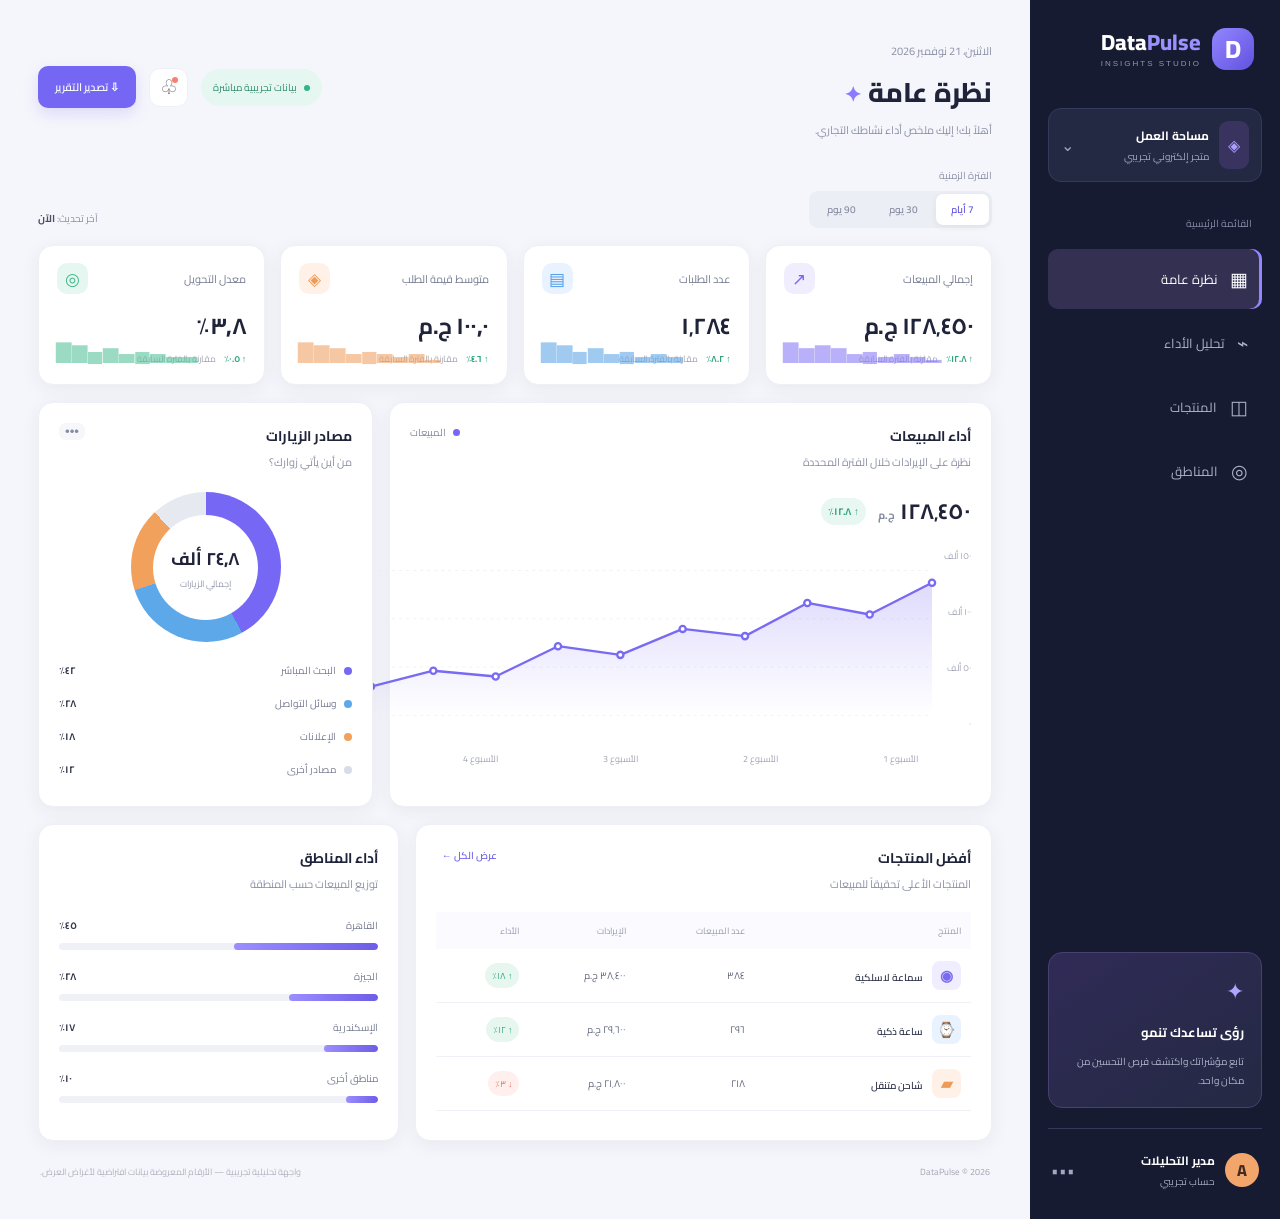
<file: data-insights-dashboard/index.html>
<!doctype html>
<html lang="ar" dir="rtl">
<head>
  <meta charset="UTF-8"><meta name="viewport" content="width=device-width,initial-scale=1">
  <meta name="description" content="DataPulse لوحة تحليل بيانات تفاعلية لمتابعة المبيعات والأداء واتخاذ قرارات أفضل.">
  <title>DataPulse | لوحة تحليل البيانات</title>
  <link rel="preconnect" href="https://fonts.googleapis.com">
  <link rel="preconnect" href="https://fonts.gstatic.com" crossorigin>
  <link href="https://fonts.googleapis.com/css2?family=Cairo:wght@400;500;600;700;800&display=swap" rel="stylesheet">
  <link rel="stylesheet" href="style.css">
</head>
<body>
  <div class="app-shell">
    <aside class="sidebar">
      <a class="brand" href="#"><span class="brand-mark">D</span><span>Data<span class="accent">Pulse</span><small>INSIGHTS STUDIO</small></span></a>
      <div class="workspace"><span class="workspace-icon">◈</span><span><b>مساحة العمل</b><small>متجر إلكتروني تجريبي</small></span><span class="chevron">⌄</span></div>
      <p class="nav-label">القائمة الرئيسية</p>
      <nav>
        <a class="nav-link active" href="#"><span>▦</span> نظرة عامة</a>
        <a class="nav-link" href="#performance"><span>⌁</span> تحليل الأداء</a>
        <a class="nav-link" href="#products"><span>◫</span> المنتجات</a>
        <a class="nav-link" href="#regions"><span>◎</span> المناطق</a>
      </nav>
      <div class="sidebar-bottom"><div class="help-card"><span>✦</span><b>رؤى تساعدك تنمو</b><p>تابع مؤشراتك واكتشف فرص التحسين من مكان واحد.</p></div><div class="profile"><div class="avatar">A</div><span><b>مدير التحليلات</b><small>حساب تجريبي</small></span><span class="dots">•••</span></div></div>
    </aside>
    <main class="main-content">
      <header class="topbar"><div><span class="eyebrow">الاثنين، 21 نوفمبر 2026</span><h1>نظرة عامة <span class="wave">✦</span></h1><p>أهلاً بك! إليك ملخص أداء نشاطك التجاري.</p></div><div class="top-actions"><span class="live-pill"><i></i> بيانات تجريبية مباشرة</span><button class="icon-btn" aria-label="الإشعارات">♧<em></em></button><button class="export-btn" id="exportBtn">⇩ تصدير التقرير</button></div></header>
      <section class="toolbar"><div><span class="filter-label">الفترة الزمنية</span><div class="period-switch" role="group" aria-label="الفترة"><button class="period active" data-period="7">7 أيام</button><button class="period" data-period="30">30 يوم</button><button class="period" data-period="90">90 يوم</button></div></div><div class="updated">آخر تحديث: <b id="updatedAt">الآن</b></div></section>
      <section class="kpi-grid" id="kpis">
        <article class="kpi-card"><div class="kpi-top"><span>إجمالي المبيعات</span><span class="kpi-icon purple">↗</span></div><strong id="salesValue">١٢٨٬٤٥٠ ج.م</strong><div class="kpi-foot"><span class="positive">↑ ١٢.٨٪</span><span>مقارنة بالفترة السابقة</span></div><div class="sparkline purple-line">▁▂▃▂▄▃▅▆▅▇</div></article>
        <article class="kpi-card"><div class="kpi-top"><span>عدد الطلبات</span><span class="kpi-icon blue">▤</span></div><strong id="ordersValue">١٬٢٨٤</strong><div class="kpi-foot"><span class="positive">↑ ٨.٢٪</span><span>مقارنة بالفترة السابقة</span></div><div class="sparkline blue-line">▂▃▂▄▃▅▄▆▇</div></article>
        <article class="kpi-card"><div class="kpi-top"><span>متوسط قيمة الطلب</span><span class="kpi-icon orange">◈</span></div><strong id="averageValue">١٠٠٫٠ ج.م</strong><div class="kpi-foot"><span class="positive">↑ ٤.٦٪</span><span>مقارنة بالفترة السابقة</span></div><div class="sparkline orange-line">▁▃▂▃▄▃▅▆▇</div></article>
        <article class="kpi-card"><div class="kpi-top"><span>معدل التحويل</span><span class="kpi-icon green">◎</span></div><strong id="conversionValue">٣٫٨٪</strong><div class="kpi-foot"><span class="positive">↑ ٠.٥٪</span><span>مقارنة بالفترة السابقة</span></div><div class="sparkline green-line">▂▂▃▄▃▅▄▆▇</div></article>
      </section>
      <section class="content-grid" id="performance">
        <article class="panel chart-panel"><div class="panel-heading"><div><h2>أداء المبيعات</h2><p>نظرة على الإيرادات خلال الفترة المحددة</p></div><span class="legend"><i></i> المبيعات</span></div><div class="chart-summary"><strong id="chartTotal">١٢٨٬٤٥٠ <small>ج.م</small></strong><span class="positive">↑ ١٢.٨٪</span></div><div class="chart-wrap"><div class="y-labels"><span>١٥٠ ألف</span><span>١٠٠ ألف</span><span>٥٠ ألف</span><span>٠</span></div><svg id="salesChart" viewBox="0 0 720 230" role="img" aria-label="رسم بياني للمبيعات"><defs><linearGradient id="areaFill" x1="0" x2="0" y1="0" y2="1"><stop offset="0%" stop-color="#7667f5" stop-opacity=".24"/><stop offset="100%" stop-color="#7667f5" stop-opacity="0"/></linearGradient></defs><g class="grid-lines"><path d="M0 20H720 M0 82H720 M0 144H720 M0 206H720"/></g><path id="chartArea" class="chart-area" d="M0 180 L80 155 L160 166 L240 112 L320 130 L400 82 L480 102 L560 55 L640 68 L720 20 L720 206 L0 206Z"/><path id="chartLine" class="chart-line" d="M0 180 L80 155 L160 166 L240 112 L320 130 L400 82 L480 102 L560 55 L640 68 L720 20"/><g id="chartPoints"></g></svg></div><div class="x-labels" id="chartLabels"><span>الأسبوع 1</span><span>الأسبوع 2</span><span>الأسبوع 3</span><span>الأسبوع 4</span></div></article>
        <article class="panel source-panel"><div class="panel-heading"><div><h2>مصادر الزيارات</h2><p>من أين يأتي زوارك؟</p></div><button class="more-btn">•••</button></div><div class="donut-wrap"><div class="donut"><div><strong>٢٤٫٨ ألف</strong><small>إجمالي الزيارات</small></div></div></div><div class="source-list"><div><i class="dot purple-dot"></i><span>البحث المباشر</span><b>٤٢٪</b></div><div><i class="dot blue-dot"></i><span>وسائل التواصل</span><b>٢٨٪</b></div><div><i class="dot orange-dot"></i><span>الإعلانات</span><b>١٨٪</b></div><div><i class="dot gray-dot"></i><span>مصادر أخرى</span><b>١٢٪</b></div></div></article>
      </section>
      <section class="bottom-grid">
        <article class="panel table-panel" id="products"><div class="panel-heading"><div><h2>أفضل المنتجات</h2><p>المنتجات الأعلى تحقيقاً للمبيعات</p></div><button class="text-btn" id="showAll">عرض الكل ←</button></div><div class="table-scroll"><table><thead><tr><th>المنتج</th><th>عدد المبيعات</th><th>الإيرادات</th><th>الأداء</th></tr></thead><tbody id="productRows"><tr><td><span class="product-thumb purple-bg">◉</span> سماعة لاسلكية</td><td>٣٨٤</td><td>٣٨٬٤٠٠ ج.م</td><td><span class="status up">↑ ١٨٪</span></td></tr><tr><td><span class="product-thumb blue-bg">⌚</span> ساعة ذكية</td><td>٢٩٦</td><td>٢٩٬٦٠٠ ج.م</td><td><span class="status up">↑ ١٢٪</span></td></tr><tr><td><span class="product-thumb orange-bg">▰</span> شاحن متنقل</td><td>٢١٨</td><td>٢١٬٨٠٠ ج.م</td><td><span class="status down">↓ ٣٪</span></td></tr></tbody></table></div></article>
        <article class="panel regions-panel" id="regions"><div class="panel-heading"><div><h2>أداء المناطق</h2><p>توزيع المبيعات حسب المنطقة</p></div></div><div class="region-row"><div><span>القاهرة</span><b>٤٥٪</b></div><div class="bar-track"><i style="width:45%"></i></div></div><div class="region-row"><div><span>الجيزة</span><b>٢٨٪</b></div><div class="bar-track"><i style="width:28%"></i></div></div><div class="region-row"><div><span>الإسكندرية</span><b>١٧٪</b></div><div class="bar-track"><i style="width:17%"></i></div></div><div class="region-row"><div><span>مناطق أخرى</span><b>١٠٪</b></div><div class="bar-track"><i style="width:10%"></i></div></div></article>
      </section>
      <footer>DataPulse © 2026 <span>واجهة تحليلية تجريبية — الأرقام المعروضة بيانات افتراضية لأغراض العرض.</span></footer>
    </main>
  </div>
  <script src="app.js"></script>
</body>
</html>
</file>
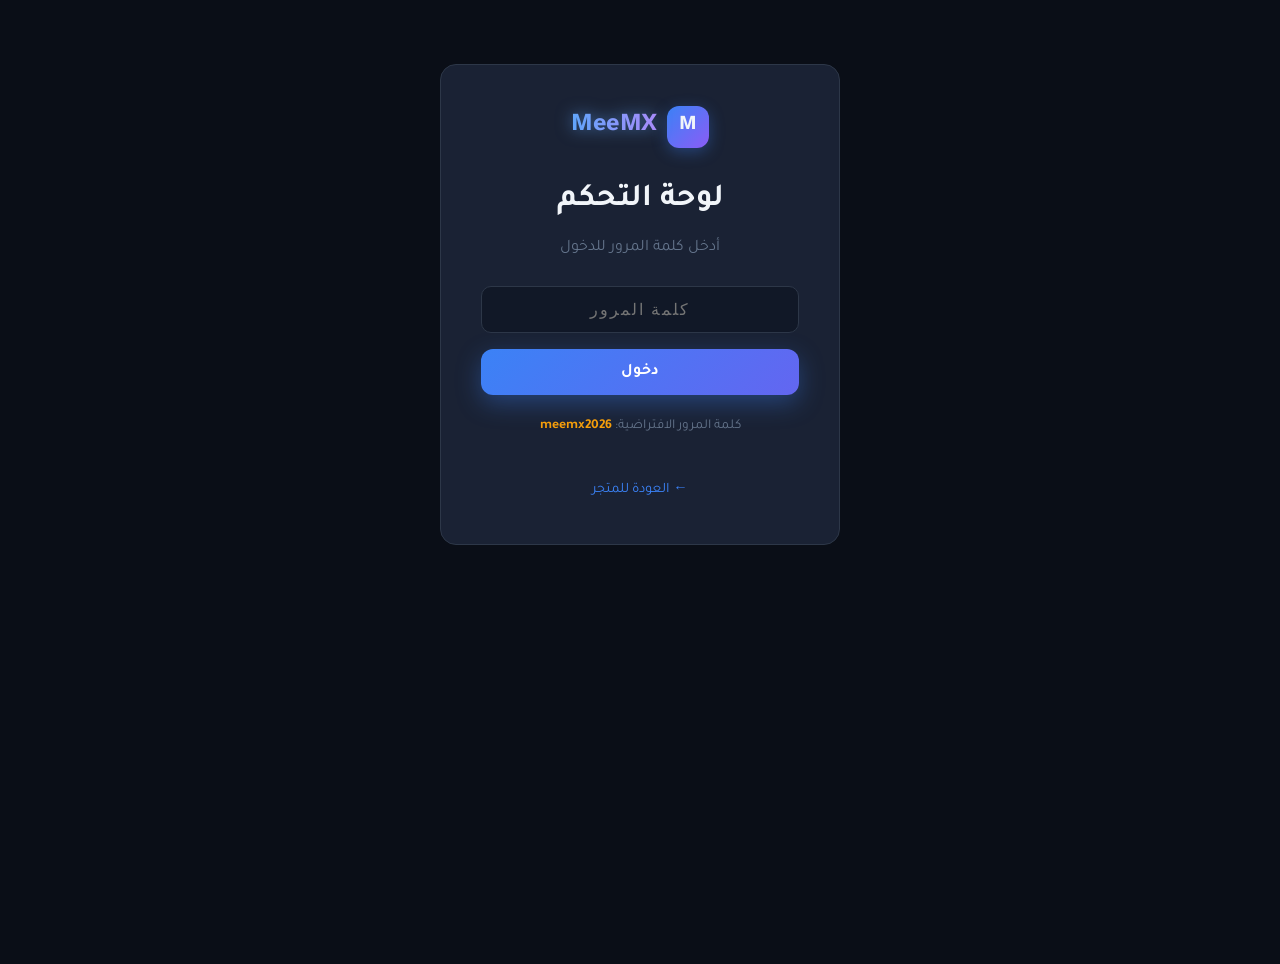
<file: admin.html>
<!DOCTYPE html>
<html lang="ar" dir="rtl">
<head>
  <meta charset="UTF-8">
  <meta name="viewport" content="width=device-width, initial-scale=1.0">
  <title>لوحة التحكم | MeeMX Admin</title>
  <link rel="stylesheet" href="css/style.css">
  <link rel="icon" href="data:image/svg+xml,<svg xmlns='http://www.w3.org/2000/svg' viewBox='0 0 100 100'><text y='.9em' font-size='90'>⚙️</text></svg>">
  <style>
    .admin-container {
      max-width: 1100px;
      margin: 0 auto;
      padding: 2rem 1.5rem 4rem;
    }
    .admin-header {
      display: flex;
      justify-content: space-between;
      align-items: center;
      flex-wrap: wrap;
      gap: 1rem;
      margin-bottom: 2rem;
    }
    .admin-header h1 {
      font-size: 1.8rem;
      font-weight: 800;
    }
    .admin-stats {
      display: grid;
      grid-template-columns: repeat(auto-fit, minmax(160px, 1fr));
      gap: 1rem;
      margin-bottom: 2rem;
    }
    .stat-card {
      background: var(--bg-card);
      border: 1px solid var(--border);
      border-radius: var(--radius);
      padding: 1.3rem;
      text-align: center;
    }
    .stat-card .num {
      font-size: 1.8rem;
      font-weight: 800;
      color: var(--accent);
    }
    .stat-card .label {
      color: var(--text-muted);
      font-size: 0.9rem;
      margin-top: 0.3rem;
    }
    .admin-grid {
      display: grid;
      grid-template-columns: 1fr 340px;
      gap: 1.5rem;
    }
    @media (max-width: 900px) {
      .admin-grid { grid-template-columns: 1fr; }
    }
    .admin-card {
      background: var(--bg-card);
      border: 1px solid var(--border);
      border-radius: var(--radius);
      padding: 1.5rem;
    }
    .admin-card h2 {
      font-size: 1.2rem;
      margin-bottom: 1.2rem;
      padding-bottom: 0.7rem;
      border-bottom: 1px solid var(--border);
    }
    .products-table {
      width: 100%;
      border-collapse: collapse;
    }
    .products-table th,
    .products-table td {
      padding: 0.8rem 0.6rem;
      text-align: right;
      border-bottom: 1px solid var(--border);
      font-size: 0.95rem;
    }
    .products-table th {
      color: var(--text-muted);
      font-weight: 600;
      font-size: 0.85rem;
    }
    .products-table tr:hover td {
      background: rgba(59, 130, 246, 0.05);
    }
    .product-emoji {
      font-size: 1.5rem;
    }
    .btn-danger {
      background: var(--danger);
      color: white;
      padding: 0.35rem 0.8rem;
      border-radius: 8px;
      font-size: 0.85rem;
      font-weight: 600;
    }
    .btn-danger:hover {
      background: #dc2626;
    }
    .btn-sm {
      padding: 0.4rem 1rem;
      font-size: 0.9rem;
    }
    .login-box {
      max-width: 400px;
      margin: 4rem auto;
      background: var(--bg-card);
      border: 1px solid var(--border);
      border-radius: var(--radius);
      padding: 2.5rem;
      text-align: center;
    }
    .login-box h1 {
      margin-bottom: 0.5rem;
    }
    .login-box p {
      color: var(--text-muted);
      margin-bottom: 1.5rem;
    }
    .login-box input {
      width: 100%;
      background: var(--bg-secondary);
      border: 1px solid var(--border);
      border-radius: var(--radius-sm);
      padding: 0.85rem 1rem;
      color: var(--text-primary);
      font-size: 1rem;
      margin-bottom: 1rem;
      text-align: center;
      letter-spacing: 2px;
    }
    .login-box input:focus {
      outline: none;
      border-color: var(--accent);
      box-shadow: 0 0 0 3px var(--accent-glow);
    }
    .hidden { display: none !important; }
    .empty-table {
      text-align: center;
      padding: 2rem;
      color: var(--text-muted);
    }
  </style>
</head>
<body>

  <!-- LOGIN SCREEN -->
  <div id="login-screen" class="login-box">
    <div class="logo" style="justify-content:center;margin-bottom:1.5rem">
      <div class="logo-icon">M</div>
      <span>MeeMX</span>
    </div>
    <h1>لوحة التحكم</h1>
    <p>أدخل كلمة المرور للدخول</p>
    <input type="password" id="admin-password" placeholder="كلمة المرور" autocomplete="off">
    <button class="btn btn-primary" style="width:100%" onclick="tryLogin()">دخول</button>
    <p style="margin-top:1.2rem;font-size:0.85rem;color:var(--text-muted)">
      كلمة المرور الافتراضية: <b style="color:var(--cta)">meemx2026</b>
    </p>
    <a href="index.html" style="display:inline-block;margin-top:1rem;color:var(--accent);font-size:0.9rem">← العودة للمتجر</a>
  </div>

  <!-- ADMIN PANEL -->
  <div id="admin-panel" class="hidden">
    <header class="header">
      <div class="header-inner">
        <a href="index.html" class="logo">
          <div class="logo-icon">M</div>
          <span>MeeMX</span>
        </a>
        <nav class="nav">
          <a href="index.html">المتجر</a>
          <a href="shop.html">المنتجات</a>
          <a href="admin.html" class="active">لوحة التحكم</a>
        </nav>
        <div class="header-actions">
          <button class="btn btn-secondary btn-sm" onclick="logout()">تسجيل خروج</button>
        </div>
      </div>
    </header>

    <div class="admin-container">
      <div class="admin-header">
        <h1>⚙️ إدارة المنتجات</h1>
        <div style="display:flex;gap:0.8rem;flex-wrap:wrap">
          <button class="btn btn-secondary btn-sm" onclick="resetProducts()">إعادة تعيين المنتجات</button>
          <a href="index.html" class="btn btn-primary btn-sm">عرض المتجر ←</a>
        </div>
      </div>

      <div class="admin-stats">
        <div class="stat-card">
          <div class="num" id="stat-total">0</div>
          <div class="label">إجمالي المنتجات</div>
        </div>
        <div class="stat-card">
          <div class="num" id="stat-chargers">0</div>
          <div class="label">شواحن</div>
        </div>
        <div class="stat-card">
          <div class="num" id="stat-headphones">0</div>
          <div class="label">سماعات</div>
        </div>
        <div class="stat-card">
          <div class="num" id="stat-others">0</div>
          <div class="label">باقي الفئات</div>
        </div>
      </div>

      <div class="admin-grid">
        <!-- Products List -->
        <div class="admin-card">
          <h2>قائمة المنتجات</h2>
          <div style="overflow-x:auto">
            <table class="products-table">
              <thead>
                <tr>
                  <th></th>
                  <th>المنتج</th>
                  <th>الفئة</th>
                  <th>السعر</th>
                  <th>إجراء</th>
                </tr>
              </thead>
              <tbody id="products-tbody">
                <!-- JS -->
              </tbody>
            </table>
          </div>
          <div id="empty-msg" class="empty-table hidden">لا توجد منتجات حالياً</div>
        </div>

        <!-- Add Product Form -->
        <div class="admin-card">
          <h2>إضافة منتج جديد</h2>
          <form id="add-product-form">
            <div class="form-group">
              <label>اسم المنتج *</label>
              <input type="text" id="p-name" required placeholder="مثال: شاحن سريع 30 واط">
            </div>
            <div class="form-group">
              <label>الفئة *</label>
              <select id="p-category" required>
                <option value="chargers">شواحن</option>
                <option value="headphones">سماعات</option>
                <option value="cables">كابلات</option>
                <option value="cases">حافظات</option>
                <option value="accessories">إكسسوارات</option>
              </select>
            </div>
            <div class="form-row">
              <div class="form-group">
                <label>السعر (ج.م) *</label>
                <input type="number" id="p-price" required min="1" placeholder="199">
              </div>
              <div class="form-group">
                <label>السعر القديم</label>
                <input type="number" id="p-oldprice" min="0" placeholder="اختياري">
              </div>
            </div>
            <div class="form-row">
              <div class="form-group">
                <label>الإيموجي</label>
                <input type="text" id="p-emoji" placeholder="⚡" maxlength="4" style="font-size:1.3rem;text-align:center">
              </div>
              <div class="form-group">
                <label>الشارة (Badge)</label>
                <input type="text" id="p-badge" placeholder="جديد / عرض / خصم">
              </div>
            </div>
            <div class="form-group">
              <label>الوصف</label>
              <textarea id="p-desc" rows="2" placeholder="وصف مختصر للمنتج..."></textarea>
            </div>
            <button type="submit" class="btn btn-cta" style="width:100%;margin-top:0.5rem">
              + إضافة المنتج
            </button>
          </form>
        </div>
      </div>
    </div>
  </div>

  <div class="toast"></div>

  <script src="js/app.js"></script>
  <script>
    const ADMIN_PASS = 'meemx2026';

    function tryLogin() {
      const pass = document.getElementById('admin-password').value;
      if (pass === ADMIN_PASS) {
        sessionStorage.setItem('meemx_admin', '1');
        showAdmin();
      } else {
        showToast('كلمة المرور غير صحيحة');
        document.getElementById('admin-password').value = '';
      }
    }

    document.getElementById('admin-password')?.addEventListener('keydown', (e) => {
      if (e.key === 'Enter') tryLogin();
    });

    function logout() {
      sessionStorage.removeItem('meemx_admin');
      document.getElementById('admin-panel').classList.add('hidden');
      document.getElementById('login-screen').classList.remove('hidden');
    }

    function showAdmin() {
      document.getElementById('login-screen').classList.add('hidden');
      document.getElementById('admin-panel').classList.remove('hidden');
      renderAdminTable();
      updateStats();
    }

    function renderAdminTable() {
      refreshProducts();
      const tbody = document.getElementById('products-tbody');
      const emptyMsg = document.getElementById('empty-msg');

      if (products.length === 0) {
        tbody.innerHTML = '';
        emptyMsg.classList.remove('hidden');
        return;
      }
      emptyMsg.classList.add('hidden');

      tbody.innerHTML = products.map(p => `
        <tr>
          <td class="product-emoji">${p.emoji || '📦'}</td>
          <td>
            <strong>${p.name}</strong>
            ${p.badge ? `<br><small style="color:var(--cta)">${p.badge}</small>` : ''}
          </td>
          <td>${p.categoryAr || p.category}</td>
          <td>
            <strong style="color:var(--cta)">${p.price} ج.م</strong>
            ${p.oldPrice ? `<br><small style="text-decoration:line-through;color:var(--text-muted)">${p.oldPrice}</small>` : ''}
          </td>
          <td>
            <button class="btn-danger" onclick="deleteProduct(${p.id})">حذف</button>
          </td>
        </tr>
      `).join('');
    }

    function updateStats() {
      refreshProducts();
      document.getElementById('stat-total').textContent = products.length;
      document.getElementById('stat-chargers').textContent = products.filter(p => p.category === 'chargers').length;
      document.getElementById('stat-headphones').textContent = products.filter(p => p.category === 'headphones').length;
      document.getElementById('stat-others').textContent = products.filter(p => !['chargers','headphones'].includes(p.category)).length;
    }

    function deleteProduct(id) {
      if (!confirm('هل أنت متأكد من حذف هذا المنتج؟')) return;
      adminDeleteProduct(id);
      renderAdminTable();
      updateStats();
      showToast('تم حذف المنتج');
    }

    function resetProducts() {
      if (!confirm('هل تريد إعادة جميع المنتجات إلى الحالة الافتراضية؟\nسيتم حذف أي منتجات أضفتها.')) return;
      adminResetProducts();
      renderAdminTable();
      updateStats();
      showToast('تم إعادة تعيين المنتجات');
    }

    // Add product form
    document.getElementById('add-product-form')?.addEventListener('submit', (e) => {
      e.preventDefault();
      const data = {
        name: document.getElementById('p-name').value.trim(),
        category: document.getElementById('p-category').value,
        price: document.getElementById('p-price').value,
        oldPrice: document.getElementById('p-oldprice').value || null,
        emoji: document.getElementById('p-emoji').value.trim() || '📦',
        badge: document.getElementById('p-badge').value.trim() || null,
        desc: document.getElementById('p-desc').value.trim()
      };

      if (!data.name || !data.price) {
        showToast('املأ الحقول المطلوبة');
        return;
      }

      adminAddProduct(data);
      renderAdminTable();
      updateStats();
      e.target.reset();
      showToast('تم إضافة المنتج بنجاح ✓');
    });

    // Auto login if session exists
    if (sessionStorage.getItem('meemx_admin') === '1') {
      showAdmin();
    }
  </script>
</body>
</html>
</file>
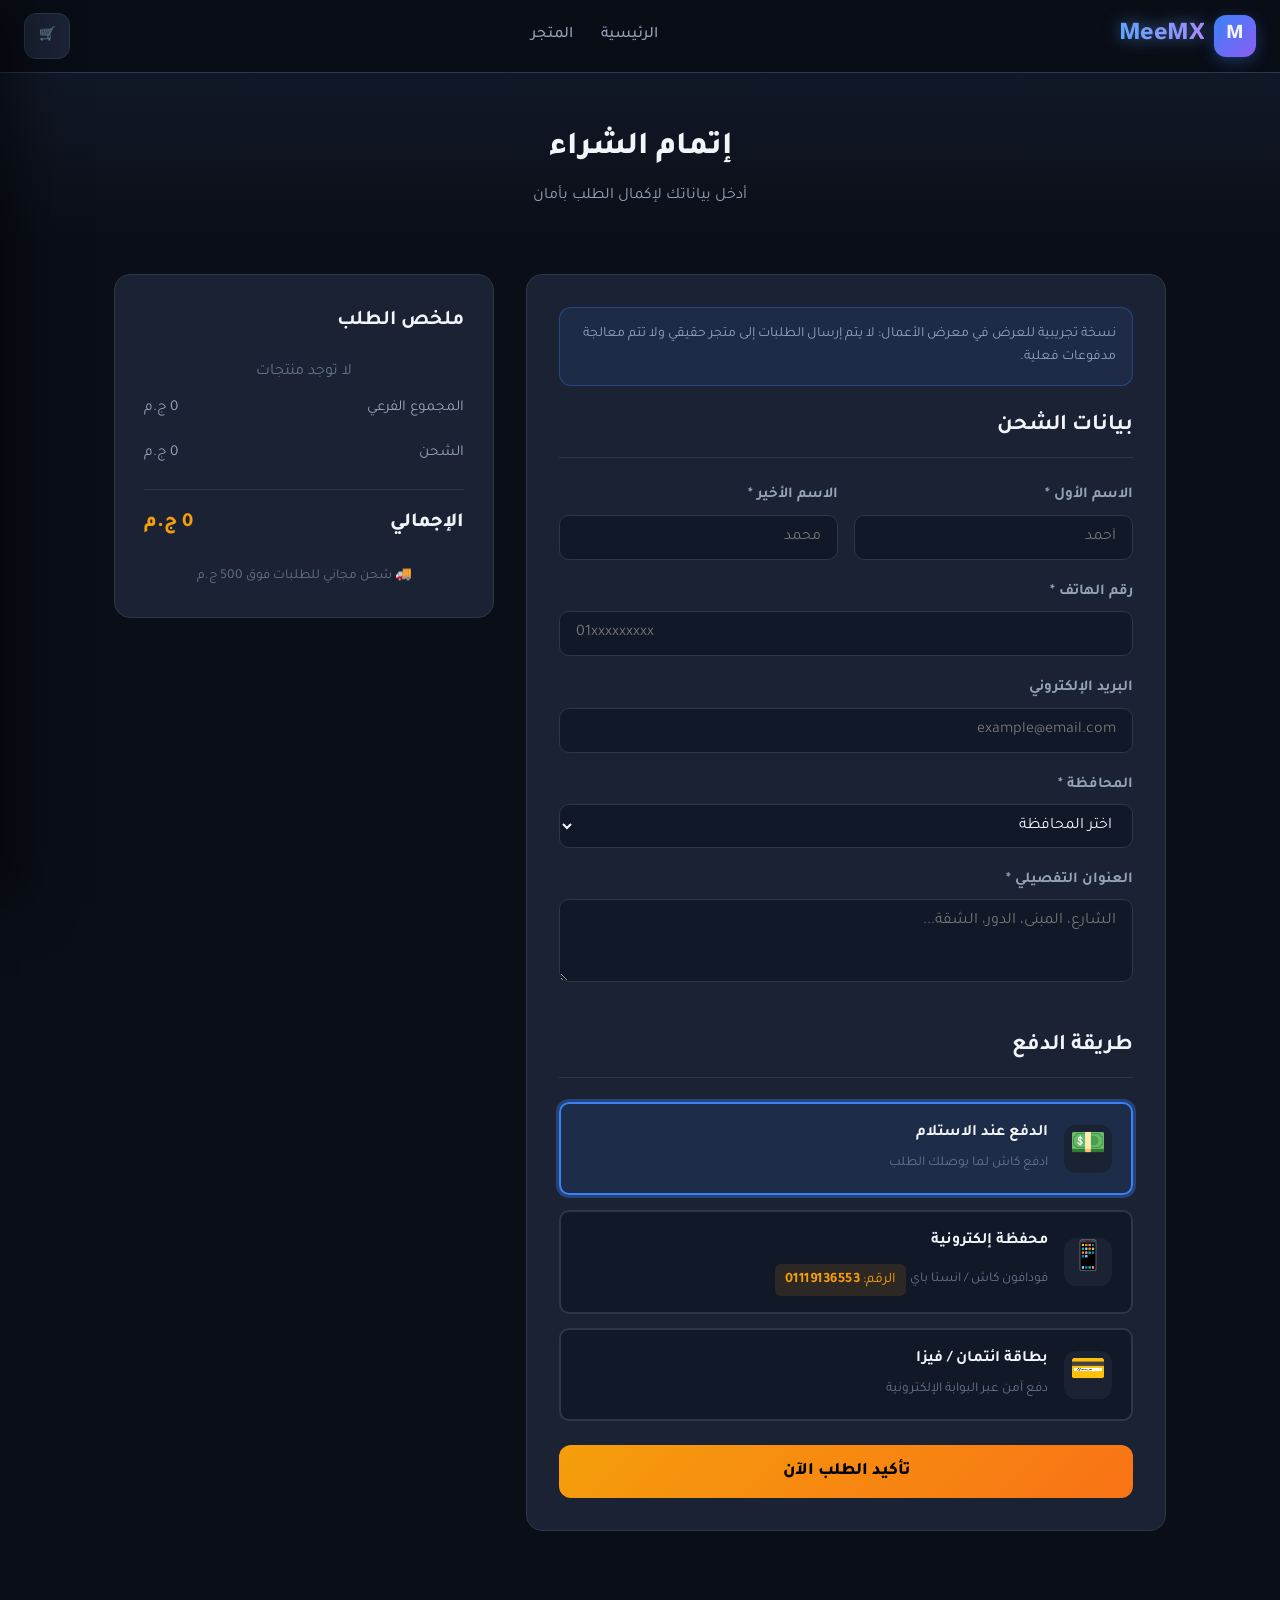
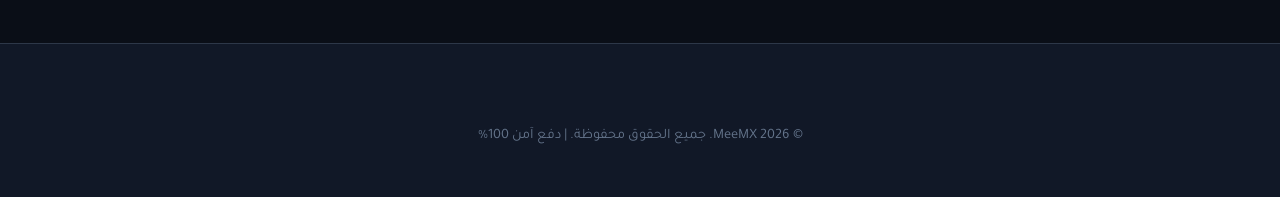
<file: checkout.html>
<!DOCTYPE html>
<html lang="ar" dir="rtl">
<head>
  <meta charset="UTF-8">
  <meta name="viewport" content="width=device-width, initial-scale=1.0">
  <title>إتمام الشراء | MeeMX</title>
  <link rel="stylesheet" href="css/style.css">
  <link rel="icon" href="data:image/svg+xml,<svg xmlns='http://www.w3.org/2000/svg' viewBox='0 0 100 100'><text y='.9em' font-size='90'>📱</text></svg>">
</head>
<body>

  <header class="header">
    <div class="header-inner">
      <a href="index.html" class="logo">
        <div class="logo-icon">M</div>
        <span>MeeMX</span>
      </a>
      <nav class="nav">
        <a href="index.html">الرئيسية</a>
        <a href="shop.html">المتجر</a>
      </nav>
      <div class="header-actions">
        <button class="cart-btn" onclick="openCart()">
          🛒
          <span class="cart-count">0</span>
        </button>
      </div>
    </div>
  </header>

  <div class="page-header">
    <h1>إتمام الشراء</h1>
    <p>أدخل بياناتك لإكمال الطلب بأمان</p>
  </div>

  <div class="checkout-container">
    <form class="checkout-form">
      <h2>بيانات الشحن</h2>
      
      <div class="form-row">
        <div class="form-group">
          <label>الاسم الأول *</label>
          <input type="text" required placeholder="أحمد">
        </div>
        <div class="form-group">
          <label>الاسم الأخير *</label>
          <input type="text" required placeholder="محمد">
        </div>
      </div>

      <div class="form-group">
        <label>رقم الهاتف *</label>
        <input type="tel" required placeholder="01xxxxxxxxx">
      </div>

      <div class="form-group">
        <label>البريد الإلكتروني</label>
        <input type="email" placeholder="example@email.com">
      </div>

      <div class="form-group">
        <label>المحافظة *</label>
        <select required>
          <option value="">اختر المحافظة</option>
          <option>القاهرة</option>
          <option>الجيزة</option>
          <option>الإسكندرية</option>
          <option>الشرقية</option>
          <option>الدقهلية</option>
          <option>القليوبية</option>
          <option>أخرى</option>
        </select>
      </div>

      <div class="form-group">
        <label>العنوان التفصيلي *</label>
        <textarea rows="3" required placeholder="الشارع، المبنى، الدور، الشقة..."></textarea>
      </div>

      <h2 style="margin-top:2rem">طريقة الدفع</h2>
      
      <div class="payment-options">
        <label class="payment-option">
          <input type="radio" name="payment" value="cod" checked>
          <div class="payment-card">
            <span class="payment-icon">💵</span>
            <div>
              <strong>الدفع عند الاستلام</strong>
              <small>ادفع كاش لما يوصلك الطلب</small>
            </div>
          </div>
        </label>

        <label class="payment-option">
          <input type="radio" name="payment" value="wallet">
          <div class="payment-card">
            <span class="payment-icon">📱</span>
            <div>
              <strong>محفظة إلكترونية</strong>
              <small>فودافون كاش / انستا باي</small>
              <div class="wallet-number">الرقم: <b>01119136553</b></div>
            </div>
          </div>
        </label>

        <label class="payment-option">
          <input type="radio" name="payment" value="card">
          <div class="payment-card">
            <span class="payment-icon">💳</span>
            <div>
              <strong>بطاقة ائتمان / فيزا</strong>
              <small>دفع آمن عبر البوابة الإلكترونية</small>
            </div>
          </div>
        </label>
      </div>

      <button type="submit" class="btn btn-cta" style="width:100%;margin-top:1.5rem;padding:1rem;font-size:1.1rem">
        تأكيد الطلب الآن
      </button>
    </form>

    <div class="order-summary">
      <h2>ملخص الطلب</h2>
      <div class="summary-items">
        <!-- JS -->
      </div>
      <div class="summary-item">
        <span>المجموع الفرعي</span>
        <span class="summary-subtotal">0 ج.م</span>
      </div>
      <div class="summary-item">
        <span>الشحن</span>
        <span class="summary-shipping">0 ج.م</span>
      </div>
      <div class="summary-item total">
        <span>الإجمالي</span>
        <span class="summary-total">0 ج.م</span>
      </div>
      <p style="font-size:0.85rem;color:var(--text-muted);margin-top:1rem;text-align:center">
        🚚 شحن مجاني للطلبات فوق 500 ج.م
      </p>
    </div>
  </div>

  <footer class="footer">
    <div class="footer-bottom" style="border:none;margin:0;padding:1.5rem">
      © 2026 MeeMX. جميع الحقوق محفوظة. | دفع آمن 100%
    </div>
  </footer>

  <!-- Cart Sidebar -->
  <div class="cart-overlay"></div>
  <aside class="cart-sidebar">
    <div class="cart-header">
      <h2>سلة التسوق</h2>
      <button class="close-cart" onclick="closeCart()">✕</button>
    </div>
    <div class="cart-items"></div>
    <div class="cart-footer">
      <div class="cart-total">
        <span>الإجمالي</span>
        <span class="cart-total-value">0 ج.م</span>
      </div>
      <a href="checkout.html" class="btn btn-cta" style="width:100%;margin-bottom:0.8rem">إتمام الشراء</a>
      <button class="btn btn-secondary" style="width:100%" onclick="closeCart()">متابعة التسوق</button>
    </div>
  </aside>

  <div class="toast"></div>
  <script src="js/app.js"></script>
</body>
</html>
</file>
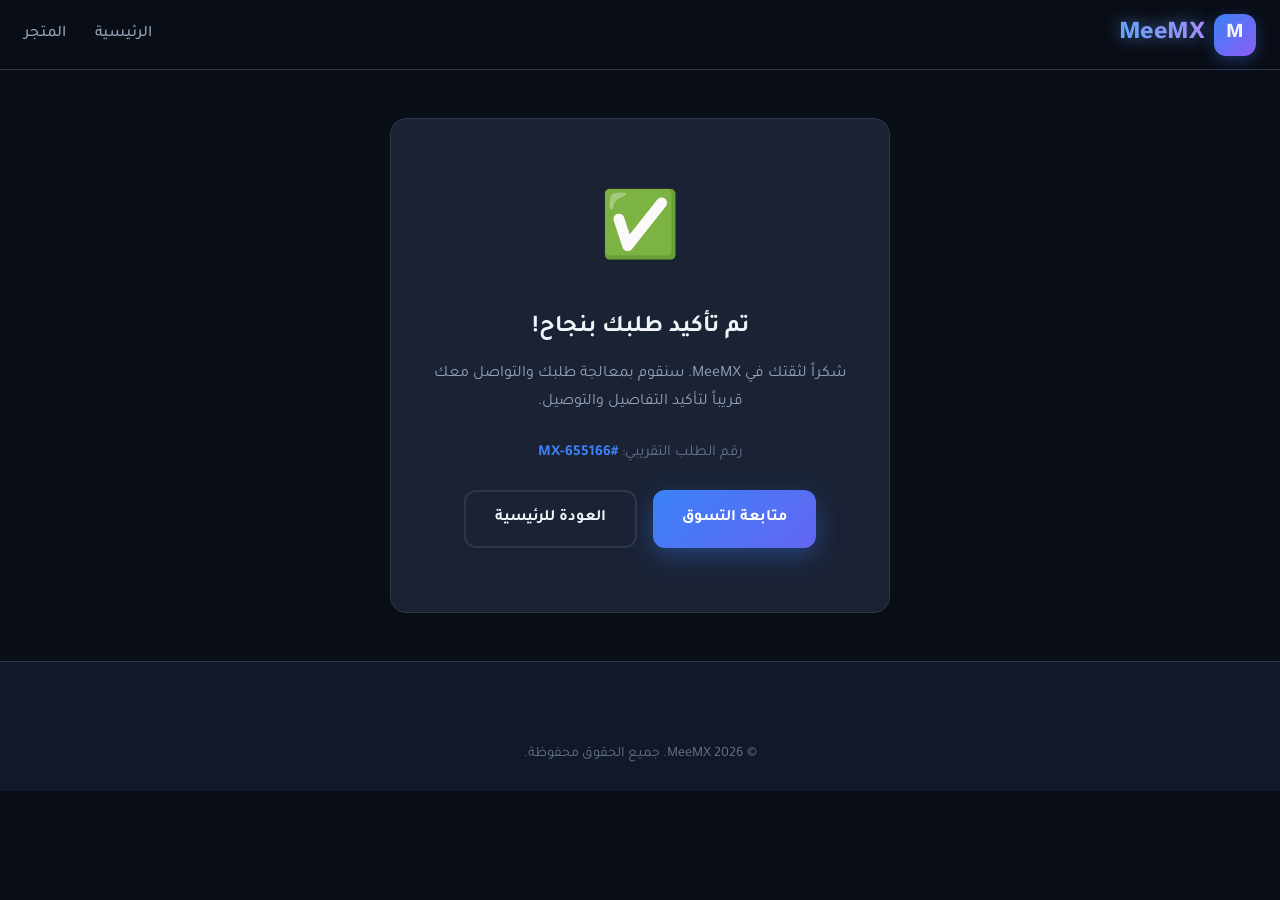
<file: success.html>
<!DOCTYPE html>
<html lang="ar" dir="rtl">
<head>
  <meta charset="UTF-8">
  <meta name="viewport" content="width=device-width, initial-scale=1.0">
  <title>تم تأكيد الطلب | MeeMX</title>
  <link rel="stylesheet" href="css/style.css">
  <link rel="icon" href="data:image/svg+xml,<svg xmlns='http://www.w3.org/2000/svg' viewBox='0 0 100 100'><text y='.9em' font-size='90'>📱</text></svg>">
</head>
<body>

  <header class="header">
    <div class="header-inner">
      <a href="index.html" class="logo">
        <div class="logo-icon">M</div>
        <span>MeeMX</span>
      </a>
      <nav class="nav">
        <a href="index.html">الرئيسية</a>
        <a href="shop.html">المتجر</a>
      </nav>
    </div>
  </header>

  <div class="success-box">
    <div class="icon">✅</div>
    <h2>تم تأكيد طلبك بنجاح!</h2>
    <p>شكراً لثقتك في MeeMX. سنقوم بمعالجة طلبك والتواصل معك قريباً لتأكيد التفاصيل والتوصيل.</p>
    <p style="font-size:0.95rem;color:var(--text-muted)">رقم الطلب التقريبي: <strong style="color:var(--accent)">#MX-<span id="order-id"></span></strong></p>
    <div style="display:flex;gap:1rem;justify-content:center;flex-wrap:wrap;margin-top:1.5rem">
      <a href="shop.html" class="btn btn-primary">متابعة التسوق</a>
      <a href="index.html" class="btn btn-secondary">العودة للرئيسية</a>
    </div>
  </div>

  <footer class="footer">
    <div class="footer-bottom" style="border:none;margin:0">
      © 2026 MeeMX. جميع الحقوق محفوظة.
    </div>
  </footer>

  <script>
    document.getElementById('order-id').textContent = Math.floor(100000 + Math.random() * 900000);
  </script>
  <script src="js/app.js"></script>
</body>
</html>
</file>
<file: data-insights-dashboard/style.css>
:root{--bg:#f5f6fb;--surface:#fff;--ink:#20243a;--muted:#8b90a5;--line:#edf0f6;--purple:#7667f5;--navy:#171b32}*{box-sizing:border-box}body{margin:0;background:var(--bg);color:var(--ink);font-family:"Cairo",sans-serif}.app-shell{min-height:100vh;display:flex}.sidebar{width:250px;background:var(--navy);color:#fff;padding:28px 18px;display:flex;flex-direction:column;flex-shrink:0}.brand{display:flex;align-items:center;gap:11px;color:white;text-decoration:none;font-size:22px;font-weight:800;line-height:1.1;margin:0 8px 38px}.brand-mark{width:42px;height:42px;border-radius:14px;background:linear-gradient(135deg,#9386ff,#6252df);display:grid;place-items:center;font-size:25px}.brand .accent{color:#9d91ff}.brand small{display:block;font:8px Arial;letter-spacing:2px;color:#9297b1;margin-top:5px}.workspace{display:flex;align-items:center;gap:10px;background:#242943;border:1px solid #343a59;border-radius:13px;padding:12px;margin-bottom:32px}.workspace-icon{background:#39335f;color:#a89fff;padding:9px;border-radius:9px}.workspace b,.workspace small,.profile b,.profile small{display:block}.workspace b,.profile b{font-size:12px}.workspace small,.profile small{font-size:10px;color:#a3a8c0}.chevron{margin-right:auto;color:#a3a8c0}.nav-label{font-size:10px;color:#858ba8;margin:0 10px 12px}.nav-link{display:flex;align-items:center;gap:13px;padding:12px 14px;margin:4px 0;border-radius:10px;color:#aeb3ca;text-decoration:none;font-size:13px}.nav-link span{font-size:19px}.nav-link.active,.nav-link:hover{background:#343052;color:#fff}.nav-link.active{box-shadow:inset -3px 0 #9386ff}.sidebar-bottom{margin-top:auto}.help-card{padding:17px;background:linear-gradient(145deg,#302b57,#242943);border:1px solid #48416e;border-radius:14px}.help-card>span{color:#b0a5ff;font-size:22px}.help-card b{display:block;font-size:13px;margin:8px 0}.help-card p{font-size:10px;line-height:1.9;color:#aeb3ca;margin:0}.profile{display:flex;align-items:center;gap:10px;border-top:1px solid #343a59;margin-top:20px;padding:20px 3px 0}.avatar{width:34px;height:34px;border-radius:50%;background:#f2a66c;color:#422b23;display:grid;place-items:center;font-weight:800}.dots{margin-right:auto;color:#a3a8c0}.main-content{width:min(1500px,100%);padding:34px 38px;margin:auto}.topbar{display:flex;justify-content:space-between;align-items:center;margin-bottom:26px}.eyebrow{font-size:11px;color:var(--muted)}h1{font-size:27px;margin:3px 0;font-weight:800}.wave{color:#8b7cff;font-size:21px}.topbar p,.panel-heading p{font-size:11px;color:var(--muted);margin:0}.top-actions{display:flex;align-items:center;gap:13px}.live-pill{font-size:10px;color:#318c70;background:#e5f7f0;padding:9px 12px;border-radius:30px}.live-pill i{display:inline-block;width:6px;height:6px;background:#32b58a;border-radius:50%;margin-left:5px}.icon-btn{position:relative;border:1px solid var(--line);background:#fff;border-radius:11px;width:39px;height:39px;font-size:20px;color:#666}.icon-btn em{position:absolute;width:6px;height:6px;background:#fa7f70;border-radius:50%;top:8px;right:9px}.export-btn{border:0;border-radius:10px;background:#7566f3;color:#fff;padding:11px 17px;font:600 11px Cairo;cursor:pointer;box-shadow:0 6px 15px #7667f533}.toolbar{display:flex;justify-content:space-between;align-items:end;margin-bottom:17px}.filter-label{font-size:10px;color:var(--muted);display:block;margin-bottom:6px}.period-switch{display:flex;background:#eceef5;border-radius:9px;padding:3px;gap:3px}.period{border:0;background:transparent;padding:6px 15px;border-radius:7px;color:#858ba0;font:600 10px Cairo;cursor:pointer}.period.active{background:#fff;color:#6254df;box-shadow:0 2px 6px #20243a12}.updated{font-size:10px;color:var(--muted)}.updated b{color:#4b5066}.kpi-grid{display:grid;grid-template-columns:repeat(4,1fr);gap:15px;margin-bottom:17px}.kpi-card,.panel{background:var(--surface);border:1px solid #eef0f6;border-radius:15px;box-shadow:0 4px 18px #282c4510}.kpi-card{padding:17px 18px;position:relative;overflow:hidden}.kpi-top{display:flex;align-items:center;justify-content:space-between;color:#777d92;font-size:11px}.kpi-icon{width:31px;height:31px;border-radius:10px;display:grid;place-items:center;font-size:17px}.purple{background:#f0edff;color:#7767ed}.blue{background:#e9f3ff;color:#4b9be8}.orange{background:#fff1e7;color:#ee9b58}.green{background:#e5f7f0;color:#43b78e}.kpi-card>strong{display:block;font-size:23px;margin:10px 0 3px;letter-spacing:-.5px}.kpi-foot{display:flex;align-items:center;gap:8px;font-size:9px;color:#a0a4b4}.positive{color:#2ca77d;font-weight:700}.sparkline{position:absolute;left:17px;bottom:15px;font-size:20px;letter-spacing:1px;opacity:.6}.purple-line{color:#8c7cf7}.blue-line{color:#64a8e9}.orange-line{color:#f0a365}.green-line{color:#5ac49e}.content-grid{display:grid;grid-template-columns:minmax(0,1.8fr) minmax(260px,1fr);gap:16px;margin-bottom:17px}.panel{padding:20px}.panel-heading{display:flex;justify-content:space-between;align-items:start}.panel-heading h2{font-size:14px;margin:0 0 3px}.legend{font-size:10px;color:#82879b}.legend i{display:inline-block;width:7px;height:7px;background:#7667f5;border-radius:50%;margin-left:5px}.chart-summary{display:flex;align-items:center;gap:12px;margin:18px 0 0}.chart-summary strong{font-size:22px}.chart-summary small{font-size:11px;color:#858ba0}.chart-summary .positive{font-size:10px;background:#e8f7f1;padding:4px 7px;border-radius:20px}.chart-wrap{display:flex;align-items:stretch;height:205px;margin-top:10px}.y-labels{display:flex;flex-direction:column;justify-content:space-between;color:#a1a5b4;font-size:9px;padding:5px 0 15px 12px;white-space:nowrap}.chart-wrap svg{width:100%;height:100%;overflow:visible}.grid-lines path{stroke:#edf0f6;stroke-width:1;stroke-dasharray:4 5;fill:none}.chart-area{fill:url(#areaFill)}.chart-line{fill:none;stroke:#796af3;stroke-width:3;stroke-linecap:round;stroke-linejoin:round}.chart-point{fill:white;stroke:#796af3;stroke-width:3}.x-labels{display:flex;justify-content:space-around;color:#a1a5b4;font-size:9px;margin-top:3px}.more-btn{border:0;background:#f6f6fb;border-radius:7px;color:#858ba0}.donut-wrap{display:grid;place-items:center;padding:20px 0 12px}.donut{width:150px;height:150px;border-radius:50%;background:conic-gradient(#7667f5 0 42%,#5da8e8 42% 70%,#f2a15d 70% 88%,#e7e9f1 88% 100%);display:grid;place-items:center;position:relative}.donut:before{content:"";position:absolute;width:105px;height:105px;background:#fff;border-radius:50%}.donut>div{z-index:1;text-align:center}.donut strong,.donut small{display:block}.donut strong{font-size:18px}.donut small{font-size:9px;color:#969bad}.source-list>div{display:flex;align-items:center;gap:8px;padding:7px 0;font-size:10px;color:#777d92}.source-list b{margin-right:auto;color:#34394e}.dot{width:8px;height:8px;border-radius:50%}.purple-dot{background:#7667f5}.blue-dot{background:#5da8e8}.orange-dot{background:#f2a15d}.gray-dot{background:#d9dce7}.bottom-grid{display:grid;grid-template-columns:minmax(0,1.6fr) minmax(260px,1fr);gap:16px}.text-btn{border:0;background:none;color:#7163e8;font:600 10px Cairo;cursor:pointer}.table-scroll{overflow-x:auto}table{width:100%;border-collapse:collapse;margin-top:18px;text-align:right;white-space:nowrap}th{font-size:9px;color:#a0a4b4;font-weight:500;background:#fafaff;padding:10px}td{font-size:10px;color:#62677c;padding:12px 10px;border-bottom:1px solid #f0f1f6}td:first-child{color:#30354b;font-weight:600}.product-thumb{display:inline-grid;place-items:center;width:29px;height:29px;border-radius:8px;margin-left:7px;font-size:15px}.purple-bg{background:#f0edff;color:#796af3}.blue-bg{background:#e9f3ff;color:#4b9be8}.orange-bg{background:#fff1e7;color:#ee9b58}.status{font-size:9px;padding:4px 7px;border-radius:20px}.status.up{background:#e7f7f0;color:#2ca77d}.status.down{background:#fff0ed;color:#df786b}.regions-panel .panel-heading{margin-bottom:22px}.region-row{margin:17px 0}.region-row>div:first-child{display:flex;justify-content:space-between;font-size:10px;color:#777d92;margin-bottom:8px}.region-row b{color:#34394e}.bar-track{height:7px;border-radius:20px;background:#f0f1f7;overflow:hidden}.bar-track i{display:block;height:100%;border-radius:20px;background:linear-gradient(90deg,#9a8eff,#6d5de7)}footer{display:flex;justify-content:space-between;color:#a1a5b4;font-size:9px;padding:22px 2px 5px}footer span{color:#b0b3c0}@media(max-width:1050px){.sidebar{width:210px}.main-content{padding:28px 22px}.kpi-grid{grid-template-columns:repeat(2,1fr)}}@media(max-width:760px){.sidebar{width:65px;padding:20px 9px}.brand{margin:0 auto 35px}.brand>span:last-child,.workspace,.nav-label,.nav-link:not(.active),.nav-link.active{font-size:0}.brand-mark{width:40px}.nav-link{justify-content:center;padding:12px 0}.nav-link span{font-size:20px}.help-card,.profile span:not(.dots){display:none}.profile{justify-content:center}.main-content{padding:22px 13px}.topbar{align-items:flex-start;gap:10px}.top-actions{gap:6px;flex-wrap:wrap;justify-content:flex-end}.live-pill{display:none}.export-btn{padding:9px 10px}.content-grid,.bottom-grid{grid-template-columns:1fr}.kpi-card{padding:14px}.kpi-card>strong{font-size:19px}.sparkline{display:none}footer{gap:8px;flex-direction:column}}@media(max-width:430px){.kpi-grid{gap:8px}.kpi-card{padding:12px}.kpi-top{font-size:10px}.kpi-card>strong{font-size:16px}.kpi-foot{font-size:8px}.topbar h1{font-size:22px}.icon-btn{display:none}.panel{padding:15px}.toolbar{align-items:flex-start;gap:8px;flex-direction:column}}
</file>
<file: css/style.css>
/* MeeMX - Professional Phone Accessories E-commerce */
/* RTL Arabic Support - Modern Dark Tech Theme */

@import url('https://fonts.googleapis.com/css2?family=Tajawal:wght@300;400;500;700;800&display=swap');

:root {
  --bg-primary: #0a0e17;
  --bg-secondary: #111827;
  --bg-card: #1a2234;
  --bg-card-hover: #232d42;
  --text-primary: #f1f5f9;
  --text-secondary: #94a3b8;
  --text-muted: #64748b;
  --accent: #3b82f6;
  --accent-hover: #2563eb;
  --accent-glow: rgba(59, 130, 246, 0.35);
  --cta: #f59e0b;
  --cta-hover: #d97706;
  --success: #10b981;
  --danger: #ef4444;
  --border: #2d3748;
  --shadow: 0 10px 40px rgba(0, 0, 0, 0.4);
  --radius: 16px;
  --radius-sm: 10px;
  --transition: all 0.3s cubic-bezier(0.4, 0, 0.2, 1);
}

* {
  margin: 0;
  padding: 0;
  box-sizing: border-box;
}

html {
  scroll-behavior: smooth;
  direction: rtl;
}

body {
  font-family: 'Tajawal', sans-serif;
  background: var(--bg-primary);
  color: var(--text-primary);
  line-height: 1.7;
  min-height: 100vh;
  overflow-x: hidden;
}

a {
  text-decoration: none;
  color: inherit;
  transition: var(--transition);
}

img {
  max-width: 100%;
  display: block;
}

ul {
  list-style: none;
}

button {
  font-family: inherit;
  cursor: pointer;
  border: none;
  outline: none;
}

/* ========== HEADER ========== */
.header {
  position: sticky;
  top: 0;
  z-index: 1000;
  background: rgba(10, 14, 23, 0.92);
  backdrop-filter: blur(20px);
  border-bottom: 1px solid var(--border);
  padding: 0.8rem 0;
}

.header-inner {
  max-width: 1280px;
  margin: 0 auto;
  padding: 0 1.5rem;
  display: flex;
  align-items: center;
  justify-content: space-between;
  gap: 1.5rem;
}

.logo {
  display: flex;
  align-items: center;
  gap: 0.6rem;
  font-weight: 800;
  font-size: 1.6rem;
  letter-spacing: -0.5px;
}

.logo-icon {
  width: 42px;
  height: 42px;
  background: linear-gradient(135deg, var(--accent), #8b5cf6);
  border-radius: 12px;
  display: flex;
  align-items: center;
  justify-content: center;
  font-size: 1.3rem;
  box-shadow: 0 4px 15px var(--accent-glow);
  animation: logoPulse 2.5s ease-in-out infinite;
}

.logo span {
  background: linear-gradient(90deg, #60a5fa, #a78bfa, #60a5fa);
  background-size: 200% auto;
  -webkit-background-clip: text;
  -webkit-text-fill-color: transparent;
  background-clip: text;
  animation: logoShine 3s linear infinite;
  filter: drop-shadow(0 0 8px rgba(96, 165, 250, 0.6));
}

@keyframes logoShine {
  0% { background-position: 0% center; }
  100% { background-position: 200% center; }
}

@keyframes logoPulse {
  0%, 100% {
    box-shadow: 0 0 10px rgba(59, 130, 246, 0.4), 0 0 20px rgba(139, 92, 246, 0.2);
    transform: scale(1);
  }
  50% {
    box-shadow: 0 0 20px rgba(59, 130, 246, 0.7), 0 0 35px rgba(139, 92, 246, 0.4);
    transform: scale(1.05);
  }
}

.nav {
  display: flex;
  align-items: center;
  gap: 1.8rem;
}

.nav a {
  font-weight: 500;
  font-size: 1rem;
  color: var(--text-secondary);
  position: relative;
  padding: 0.3rem 0;
}

.nav a:hover,
.nav a.active {
  color: var(--text-primary);
}

.nav a::after {
  content: '';
  position: absolute;
  bottom: 0;
  right: 0;
  width: 0;
  height: 2px;
  background: var(--accent);
  transition: width 0.3s ease;
}

.nav a:hover::after,
.nav a.active::after {
  width: 100%;
}

.header-actions {
  display: flex;
  align-items: center;
  gap: 1rem;
}

.search-box {
  position: relative;
  display: none;
}

@media (min-width: 900px) {
  .search-box {
    display: block;
  }
}

.search-box input {
  background: var(--bg-secondary);
  border: 1px solid var(--border);
  border-radius: 50px;
  padding: 0.55rem 1.2rem 0.55rem 2.8rem;
  color: var(--text-primary);
  font-size: 0.95rem;
  width: 220px;
  transition: var(--transition);
}

.search-box input:focus {
  outline: none;
  border-color: var(--accent);
  box-shadow: 0 0 0 3px var(--accent-glow);
  width: 260px;
}

.search-box svg {
  position: absolute;
  left: 12px;
  top: 50%;
  transform: translateY(-50%);
  color: var(--text-muted);
  width: 18px;
  height: 18px;
}

.cart-btn {
  position: relative;
  background: var(--bg-card);
  border: 1px solid var(--border);
  width: 46px;
  height: 46px;
  border-radius: 12px;
  display: flex;
  align-items: center;
  justify-content: center;
  transition: var(--transition);
}

.cart-btn:hover {
  background: var(--bg-card-hover);
  border-color: var(--accent);
}

.cart-count {
  position: absolute;
  top: -6px;
  left: -6px;
  background: var(--cta);
  color: #000;
  font-size: 0.7rem;
  font-weight: 700;
  width: 20px;
  height: 20px;
  border-radius: 50%;
  display: flex;
  align-items: center;
  justify-content: center;
}

.menu-toggle {
  display: none;
  background: none;
  color: var(--text-primary);
  font-size: 1.5rem;
}

/* ========== HERO ========== */
.hero {
  position: relative;
  padding: 5rem 1.5rem 4rem;
  overflow: hidden;
}

.hero::before {
  content: '';
  position: absolute;
  top: -50%;
  left: -20%;
  width: 70%;
  height: 140%;
  background: radial-gradient(circle, var(--accent-glow) 0%, transparent 70%);
  pointer-events: none;
}

.hero-inner {
  max-width: 1280px;
  margin: 0 auto;
  display: grid;
  grid-template-columns: 1fr 1fr;
  gap: 3rem;
  align-items: center;
}

.hero-content h1 {
  font-size: clamp(2.2rem, 5vw, 3.4rem);
  font-weight: 800;
  line-height: 1.25;
  margin-bottom: 1.2rem;
}

.hero-content h1 span {
  background: linear-gradient(90deg, #60a5fa, #c084fc);
  -webkit-background-clip: text;
  -webkit-text-fill-color: transparent;
  background-clip: text;
}

.hero-content p {
  color: var(--text-secondary);
  font-size: 1.15rem;
  margin-bottom: 2rem;
  max-width: 480px;
}

.hero-btns {
  display: flex;
  gap: 1rem;
  flex-wrap: wrap;
}

.btn {
  display: inline-flex;
  align-items: center;
  justify-content: center;
  gap: 0.5rem;
  padding: 0.85rem 1.8rem;
  border-radius: 12px;
  font-weight: 700;
  font-size: 1rem;
  transition: var(--transition);
}

.btn-primary {
  background: linear-gradient(135deg, var(--accent), #6366f1);
  color: white;
  box-shadow: 0 8px 25px var(--accent-glow);
}

.btn-primary:hover {
  transform: translateY(-3px);
  box-shadow: 0 12px 30px var(--accent-glow);
}

.btn-secondary {
  background: transparent;
  border: 2px solid var(--border);
  color: var(--text-primary);
}

.btn-secondary:hover {
  border-color: var(--accent);
  background: rgba(59, 130, 246, 0.1);
}

.btn-cta {
  background: linear-gradient(135deg, var(--cta), #f97316);
  color: #000;
  font-weight: 800;
}

.btn-cta:hover {
  transform: translateY(-2px);
  box-shadow: 0 8px 20px rgba(245, 158, 11, 0.4);
}

.hero-visual {
  position: relative;
  display: flex;
  justify-content: center;
}

.hero-card {
  background: var(--bg-card);
  border: 1px solid var(--border);
  border-radius: 24px;
  padding: 2rem;
  width: 100%;
  max-width: 380px;
  box-shadow: var(--shadow);
  position: relative;
  overflow: hidden;
}

.hero-card::before {
  content: '';
  position: absolute;
  top: 0;
  left: 0;
  right: 0;
  height: 4px;
  background: linear-gradient(90deg, var(--accent), #a855f7, var(--cta));
}

.hero-product-img {
  width: 100%;
  height: 200px;
  background: linear-gradient(145deg, #1e293b, #0f172a);
  border-radius: 16px;
  display: flex;
  align-items: center;
  justify-content: center;
  font-size: 5rem;
  margin-bottom: 1.2rem;
}

.hero-card h3 {
  font-size: 1.3rem;
  margin-bottom: 0.4rem;
}

.hero-card .price {
  font-size: 1.5rem;
  font-weight: 800;
  color: var(--cta);
  margin-bottom: 1rem;
}

/* ========== CATEGORIES ========== */
.section {
  padding: 4rem 1.5rem;
}

.section-header {
  max-width: 1280px;
  margin: 0 auto 2.5rem;
  display: flex;
  justify-content: space-between;
  align-items: center;
  flex-wrap: wrap;
  gap: 1rem;
}

.section-header h2 {
  font-size: 1.8rem;
  font-weight: 800;
}

.section-header a {
  color: var(--accent);
  font-weight: 600;
}

.categories-grid {
  max-width: 1280px;
  margin: 0 auto;
  display: grid;
  grid-template-columns: repeat(auto-fit, minmax(180px, 1fr));
  gap: 1.2rem;
}

.category-card {
  background: var(--bg-card);
  border: 1px solid var(--border);
  border-radius: var(--radius);
  padding: 1.8rem 1.2rem;
  text-align: center;
  transition: var(--transition);
  cursor: pointer;
}

.category-card:hover {
  transform: translateY(-6px);
  border-color: var(--accent);
  background: var(--bg-card-hover);
  box-shadow: 0 15px 40px rgba(0, 0, 0, 0.3);
}

.category-icon {
  width: 64px;
  height: 64px;
  margin: 0 auto 1rem;
  background: linear-gradient(135deg, rgba(59, 130, 246, 0.2), rgba(139, 92, 246, 0.2));
  border-radius: 18px;
  display: flex;
  align-items: center;
  justify-content: center;
  font-size: 1.8rem;
}

.category-card h3 {
  font-size: 1.1rem;
  font-weight: 700;
  margin-bottom: 0.3rem;
}

.category-card p {
  color: var(--text-muted);
  font-size: 0.9rem;
}

/* ========== PRODUCTS ========== */
.products-grid {
  max-width: 1280px;
  margin: 0 auto;
  display: grid;
  grid-template-columns: repeat(auto-fill, minmax(260px, 1fr));
  gap: 1.5rem;
}

.product-card {
  background: var(--bg-card);
  border: 1px solid var(--border);
  border-radius: var(--radius);
  overflow: hidden;
  transition: var(--transition);
  display: flex;
  flex-direction: column;
}

.product-card:hover {
  transform: translateY(-8px);
  border-color: var(--accent);
  box-shadow: 0 20px 50px rgba(0, 0, 0, 0.35);
}

.product-img {
  height: 200px;
  background: linear-gradient(145deg, #1e293b 0%, #0f172a 50%, #151b2b 100%);
  display: flex;
  align-items: center;
  justify-content: center;
  font-size: 4.5rem;
  position: relative;
  overflow: hidden;
  transition: var(--transition);
}

.product-img img {
  width: 100%;
  height: 100%;
  object-fit: cover;
  transition: transform 0.4s ease;
}

.product-card:hover .product-img img {
  transform: scale(1.08);
}

.product-badge {
  position: absolute;
  top: 12px;
  right: 12px;
  background: var(--cta);
  color: #000;
  font-size: 0.75rem;
  font-weight: 800;
  padding: 0.25rem 0.7rem;
  border-radius: 50px;
}

.product-badge.sale {
  background: var(--danger);
  color: white;
}

.product-info {
  padding: 1.3rem;
  flex: 1;
  display: flex;
  flex-direction: column;
}

.product-cat {
  color: var(--accent);
  font-size: 0.8rem;
  font-weight: 600;
  margin-bottom: 0.3rem;
}

.product-info h3 {
  font-size: 1.1rem;
  font-weight: 700;
  margin-bottom: 0.5rem;
  line-height: 1.4;
}

.product-rating {
  display: flex;
  align-items: center;
  gap: 0.3rem;
  margin-bottom: 0.8rem;
  color: #fbbf24;
  font-size: 0.9rem;
}

.product-rating span {
  color: var(--text-muted);
  font-size: 0.85rem;
}

.product-bottom {
  margin-top: auto;
  display: flex;
  align-items: center;
  justify-content: space-between;
  gap: 0.8rem;
}

.product-price {
  font-size: 1.25rem;
  font-weight: 800;
  color: var(--text-primary);
}

.product-price .old {
  font-size: 0.9rem;
  color: var(--text-muted);
  text-decoration: line-through;
  font-weight: 500;
  margin-right: 0.4rem;
}

.add-to-cart {
  background: var(--accent);
  color: white;
  width: 42px;
  height: 42px;
  border-radius: 12px;
  display: flex;
  align-items: center;
  justify-content: center;
  font-size: 1.2rem;
  transition: var(--transition);
}

.add-to-cart:hover {
  background: var(--accent-hover);
  transform: scale(1.08);
}

/* ========== FEATURES ========== */
.features {
  background: var(--bg-secondary);
}

.features-grid {
  max-width: 1280px;
  margin: 0 auto;
  display: grid;
  grid-template-columns: repeat(auto-fit, minmax(240px, 1fr));
  gap: 1.5rem;
}

.feature-card {
  display: flex;
  align-items: flex-start;
  gap: 1rem;
  padding: 1.5rem;
  background: var(--bg-card);
  border-radius: var(--radius);
  border: 1px solid var(--border);
}

.feature-icon {
  width: 50px;
  height: 50px;
  min-width: 50px;
  background: linear-gradient(135deg, rgba(59, 130, 246, 0.15), rgba(139, 92, 246, 0.15));
  border-radius: 14px;
  display: flex;
  align-items: center;
  justify-content: center;
  font-size: 1.4rem;
}

.feature-card h3 {
  font-size: 1.05rem;
  margin-bottom: 0.3rem;
}

.feature-card p {
  color: var(--text-muted);
  font-size: 0.9rem;
}

/* ========== CART SIDEBAR ========== */
.cart-overlay {
  position: fixed;
  inset: 0;
  background: rgba(0, 0, 0, 0.6);
  z-index: 2000;
  opacity: 0;
  visibility: hidden;
  transition: var(--transition);
}

.cart-overlay.open {
  opacity: 1;
  visibility: visible;
}

.cart-sidebar {
  position: fixed;
  top: 0;
  left: 0;
  width: 100%;
  max-width: 420px;
  height: 100%;
  background: var(--bg-secondary);
  z-index: 2001;
  transform: translateX(-100%);
  transition: transform 0.35s cubic-bezier(0.4, 0, 0.2, 1);
  display: flex;
  flex-direction: column;
  box-shadow: 20px 0 50px rgba(0, 0, 0, 0.5);
}

.cart-sidebar.open {
  transform: translateX(0);
}

.cart-header {
  padding: 1.3rem 1.5rem;
  border-bottom: 1px solid var(--border);
  display: flex;
  justify-content: space-between;
  align-items: center;
}

.cart-header h2 {
  font-size: 1.3rem;
  font-weight: 800;
}

.close-cart {
  background: var(--bg-card);
  width: 38px;
  height: 38px;
  border-radius: 10px;
  display: flex;
  align-items: center;
  justify-content: center;
  color: var(--text-primary);
  font-size: 1.2rem;
}

.cart-items {
  flex: 1;
  overflow-y: auto;
  padding: 1rem 1.5rem;
}

.cart-empty {
  text-align: center;
  padding: 3rem 1rem;
  color: var(--text-muted);
}

.cart-empty .icon {
  font-size: 3.5rem;
  margin-bottom: 1rem;
  opacity: 0.5;
}

.cart-item {
  display: flex;
  gap: 1rem;
  padding: 1rem 0;
  border-bottom: 1px solid var(--border);
}

.cart-item-img {
  width: 70px;
  height: 70px;
  background: var(--bg-card);
  border-radius: 12px;
  display: flex;
  align-items: center;
  justify-content: center;
  font-size: 1.8rem;
  flex-shrink: 0;
}

.cart-item-info {
  flex: 1;
}

.cart-item-info h4 {
  font-size: 0.95rem;
  margin-bottom: 0.3rem;
}

.cart-item-info .price {
  color: var(--cta);
  font-weight: 700;
}

.cart-item-actions {
  display: flex;
  align-items: center;
  gap: 0.6rem;
  margin-top: 0.5rem;
}

.qty-btn {
  width: 28px;
  height: 28px;
  background: var(--bg-card);
  border-radius: 8px;
  color: var(--text-primary);
  font-size: 1rem;
  display: flex;
  align-items: center;
  justify-content: center;
}

.qty-btn:hover {
  background: var(--accent);
}

.remove-item {
  background: none;
  color: var(--danger);
  font-size: 0.85rem;
  margin-right: auto;
}

.cart-footer {
  padding: 1.3rem 1.5rem;
  border-top: 1px solid var(--border);
  background: var(--bg-primary);
}

.cart-total {
  display: flex;
  justify-content: space-between;
  font-size: 1.2rem;
  font-weight: 800;
  margin-bottom: 1.2rem;
}

.cart-total span:last-child {
  color: var(--cta);
}

/* ========== CHECKOUT PAGE ========== */
.checkout-container {
  max-width: 1100px;
  margin: 0 auto;
  padding: 2rem 1.5rem 4rem;
  display: grid;
  grid-template-columns: 1fr 380px;
  gap: 2rem;
}

.checkout-form {
  background: var(--bg-card);
  border: 1px solid var(--border);
  border-radius: var(--radius);
  padding: 2rem;
}

.checkout-form h2 {
  font-size: 1.4rem;
  margin-bottom: 1.5rem;
  padding-bottom: 0.8rem;
  border-bottom: 1px solid var(--border);
}

.form-group {
  margin-bottom: 1.2rem;
}

.form-group label {
  display: block;
  margin-bottom: 0.4rem;
  font-weight: 600;
  font-size: 0.95rem;
  color: var(--text-secondary);
}

.form-group input,
.form-group select,
.form-group textarea {
  width: 100%;
  background: var(--bg-secondary);
  border: 1px solid var(--border);
  border-radius: var(--radius-sm);
  padding: 0.75rem 1rem;
  color: var(--text-primary);
  font-family: inherit;
  font-size: 1rem;
  transition: var(--transition);
}

.form-group input:focus,
.form-group select:focus,
.form-group textarea:focus {
  outline: none;
  border-color: var(--accent);
  box-shadow: 0 0 0 3px var(--accent-glow);
}

.form-row {
  display: grid;
  grid-template-columns: 1fr 1fr;
  gap: 1rem;
}

/* Payment Options */
.payment-options {
  display: flex;
  flex-direction: column;
  gap: 0.9rem;
}

.payment-option {
  cursor: pointer;
}

.payment-option input {
  display: none;
}

.payment-card {
  display: flex;
  align-items: center;
  gap: 1rem;
  padding: 1rem 1.2rem;
  background: var(--bg-secondary);
  border: 2px solid var(--border);
  border-radius: var(--radius-sm);
  transition: var(--transition);
}

.payment-option input:checked + .payment-card {
  border-color: var(--accent);
  background: rgba(59, 130, 246, 0.1);
  box-shadow: 0 0 0 3px var(--accent-glow);
}

.payment-card:hover {
  border-color: var(--accent);
}

.payment-icon {
  font-size: 1.8rem;
  width: 48px;
  height: 48px;
  display: flex;
  align-items: center;
  justify-content: center;
  background: var(--bg-card);
  border-radius: 12px;
  flex-shrink: 0;
}

.payment-card strong {
  display: block;
  font-size: 1rem;
  margin-bottom: 0.15rem;
}

.payment-card small {
  color: var(--text-muted);
  font-size: 0.85rem;
}

.wallet-number {
  margin-top: 0.4rem;
  font-size: 0.9rem;
  color: var(--cta);
  background: rgba(245, 158, 11, 0.12);
  padding: 0.25rem 0.6rem;
  border-radius: 6px;
  display: inline-block;
}

.wallet-number b {
  letter-spacing: 0.5px;
}

.order-summary {
  background: var(--bg-card);
  border: 1px solid var(--border);
  border-radius: var(--radius);
  padding: 1.8rem;
  height: fit-content;
  position: sticky;
  top: 100px;
}

.order-summary h2 {
  font-size: 1.3rem;
  margin-bottom: 1.2rem;
}

.summary-item {
  display: flex;
  justify-content: space-between;
  padding: 0.6rem 0;
  color: var(--text-secondary);
  font-size: 0.95rem;
}

.summary-item.total {
  border-top: 1px solid var(--border);
  margin-top: 0.8rem;
  padding-top: 1rem;
  font-size: 1.25rem;
  font-weight: 800;
  color: var(--text-primary);
}

.summary-item.total span:last-child {
  color: var(--cta);
}

/* ========== FOOTER ========== */
.footer {
  background: var(--bg-secondary);
  border-top: 1px solid var(--border);
  padding: 3.5rem 1.5rem 1.5rem;
  margin-top: 3rem;
}

.footer-inner {
  max-width: 1280px;
  margin: 0 auto;
  display: grid;
  grid-template-columns: 2fr 1fr 1fr 1fr;
  gap: 2.5rem;
}

.footer-brand p {
  color: var(--text-muted);
  margin: 1rem 0 1.5rem;
  max-width: 280px;
  font-size: 0.95rem;
}

.socials {
  display: flex;
  gap: 0.8rem;
}

.socials a {
  width: 40px;
  height: 40px;
  background: var(--bg-card);
  border-radius: 10px;
  display: flex;
  align-items: center;
  justify-content: center;
  font-size: 1.1rem;
  transition: var(--transition);
}

.socials a:hover {
  background: var(--accent);
}

.footer h4 {
  font-size: 1.1rem;
  margin-bottom: 1.2rem;
}

.footer ul li {
  margin-bottom: 0.6rem;
}

.footer ul a {
  color: var(--text-muted);
  font-size: 0.95rem;
}

.footer ul a:hover {
  color: var(--accent);
}

.footer-bottom {
  max-width: 1280px;
  margin: 2.5rem auto 0;
  padding-top: 1.5rem;
  border-top: 1px solid var(--border);
  text-align: center;
  color: var(--text-muted);
  font-size: 0.9rem;
}

/* ========== TOAST ========== */
.toast {
  position: fixed;
  bottom: 2rem;
  left: 50%;
  transform: translateX(-50%) translateY(100px);
  background: var(--success);
  color: white;
  padding: 0.9rem 1.8rem;
  border-radius: 50px;
  font-weight: 700;
  z-index: 3000;
  opacity: 0;
  transition: all 0.4s ease;
  box-shadow: 0 10px 30px rgba(16, 185, 129, 0.4);
}

.toast.show {
  transform: translateX(-50%) translateY(0);
  opacity: 1;
}

/* ========== RESPONSIVE ========== */
@media (max-width: 900px) {
  .nav {
    display: none;
  }
  .menu-toggle {
    display: block;
  }
  .hero-inner {
    grid-template-columns: 1fr;
    text-align: center;
  }
  .hero-content p {
    margin-left: auto;
    margin-right: auto;
  }
  .hero-btns {
    justify-content: center;
  }
  .hero-visual {
    order: -1;
  }
  .checkout-container {
    grid-template-columns: 1fr;
  }
  .footer-inner {
    grid-template-columns: 1fr 1fr;
  }
  .form-row {
    grid-template-columns: 1fr;
  }
}

@media (max-width: 600px) {
  .footer-inner {
    grid-template-columns: 1fr;
  }
  .products-grid {
    grid-template-columns: 1fr 1fr;
    gap: 1rem;
  }
  .product-img {
    height: 140px;
    font-size: 3rem;
  }
}

/* Mobile Nav */
.mobile-nav {
  position: fixed;
  top: 0;
  right: 0;
  width: 280px;
  height: 100%;
  background: var(--bg-secondary);
  z-index: 1500;
  transform: translateX(100%);
  transition: transform 0.3s ease;
  padding: 2rem 1.5rem;
  border-left: 1px solid var(--border);
}

.mobile-nav.open {
  transform: translateX(0);
}

.mobile-nav a {
  display: block;
  padding: 0.9rem 0;
  font-size: 1.1rem;
  font-weight: 600;
  border-bottom: 1px solid var(--border);
  color: var(--text-secondary);
}

.mobile-nav a:hover {
  color: var(--accent);
}

.mobile-overlay {
  position: fixed;
  inset: 0;
  background: rgba(0, 0, 0, 0.5);
  z-index: 1400;
  opacity: 0;
  visibility: hidden;
  transition: var(--transition);
}

.mobile-overlay.open {
  opacity: 1;
  visibility: visible;
}

/* Page Header */
.page-header {
  background: linear-gradient(180deg, var(--bg-secondary) 0%, var(--bg-primary) 100%);
  padding: 3rem 1.5rem 2rem;
  text-align: center;
}

.page-header h1 {
  font-size: 2rem;
  font-weight: 800;
  margin-bottom: 0.5rem;
}

.page-header p {
  color: var(--text-secondary);
}

/* Filters */
.filters {
  max-width: 1280px;
  margin: 0 auto 2rem;
  display: flex;
  gap: 0.8rem;
  flex-wrap: wrap;
  padding: 0 1.5rem;
}

.filter-btn {
  background: var(--bg-card);
  border: 1px solid var(--border);
  color: var(--text-secondary);
  padding: 0.5rem 1.2rem;
  border-radius: 50px;
  font-weight: 600;
  font-size: 0.9rem;
  transition: var(--transition);
}

.filter-btn:hover,
.filter-btn.active {
  background: var(--accent);
  border-color: var(--accent);
  color: white;
}

/* Success Message */
.success-box {
  text-align: center;
  padding: 4rem 2rem;
  max-width: 500px;
  margin: 3rem auto;
  background: var(--bg-card);
  border-radius: var(--radius);
  border: 1px solid var(--border);
}

.success-box .icon {
  font-size: 4rem;
  margin-bottom: 1rem;
}

.success-box h2 {
  margin-bottom: 0.8rem;
}

.success-box p {
  color: var(--text-secondary);
  margin-bottom: 1.5rem;
}


/* ========== M E E M X   P O R T F O L I O   U P G R A D E ========== */
.meemx-shop-toolbar{max-width:1280px;margin:0 auto 1.4rem;padding:1rem 1.25rem;display:flex;align-items:center;justify-content:space-between;gap:1rem;background:var(--bg-card);border:1px solid var(--border);border-radius:16px}
.meemx-shop-toolbar strong,.meemx-shop-toolbar small{display:block}
.meemx-shop-toolbar strong{font-size:1.05rem}
.meemx-shop-toolbar small{color:var(--text-muted);margin-top:.2rem}
.meemx-shop-toolbar label{display:flex;align-items:center;gap:.65rem;color:var(--text-secondary);font-size:.9rem}
.meemx-shop-toolbar select{background:var(--bg-secondary);color:var(--text-primary);border:1px solid var(--border);border-radius:10px;padding:.65rem .8rem;font:inherit}
.product-img{position:relative}
.meemx-favorite{position:absolute;top:12px;left:12px;width:38px;height:38px;border-radius:50%;background:rgba(8,15,30,.82);border:1px solid rgba(255,255,255,.18);color:white;font-size:1.45rem;display:grid;place-items:center;z-index:2;transition:var(--transition)}
.meemx-favorite:hover,.meemx-favorite.is-favorite{color:#fb7185;background:rgba(8,15,30,.96);transform:scale(1.08)}
.meemx-quick-btn{position:absolute;bottom:12px;left:50%;transform:translate(-50%,12px);opacity:0;background:rgba(8,15,30,.9);border:1px solid rgba(255,255,255,.2);color:#fff;padding:.55rem 1rem;border-radius:50px;font-weight:700;white-space:nowrap;transition:var(--transition)}
.product-card:hover .meemx-quick-btn,.meemx-quick-btn:focus{opacity:1;transform:translate(-50%,0)}
.meemx-empty-state{grid-column:1/-1;text-align:center;padding:3.5rem 1rem;color:var(--text-muted);background:var(--bg-card);border:1px dashed var(--border);border-radius:18px}
.meemx-empty-state span{font-size:3rem;display:block;margin-bottom:.6rem}
.meemx-empty-state p{font-size:1.1rem;font-weight:700;color:var(--text-primary)}
.meemx-empty-state small{display:block;margin-top:.35rem}
.meemx-quick-view{position:fixed;inset:0;z-index:5000;display:none;align-items:center;justify-content:center;padding:1.2rem}
.meemx-quick-view.open{display:flex}
.meemx-modal-backdrop{position:absolute;inset:0;background:rgba(1,6,18,.78);backdrop-filter:blur(8px)}
.meemx-modal-card{position:relative;z-index:1;width:min(760px,100%);display:grid;grid-template-columns:1fr 1fr;gap:1.5rem;padding:1.5rem;background:var(--bg-secondary);border:1px solid var(--border);border-radius:24px;box-shadow:0 30px 100px rgba(0,0,0,.5);animation:meemxPop .22s ease}
.meemx-modal-close{position:absolute;top:10px;left:10px;width:38px;height:38px;border-radius:50%;background:var(--bg-card);color:var(--text-primary);font-size:1.5rem;z-index:2}
.meemx-modal-image{min-height:280px;border-radius:16px;overflow:hidden;background:var(--bg-card);display:grid;place-items:center}
.meemx-modal-image img{width:100%;height:100%;min-height:280px;object-fit:cover}
.meemx-modal-image span{font-size:5rem}
.meemx-modal-content{display:flex;flex-direction:column;justify-content:center;align-items:flex-start;padding:1rem .4rem}
.meemx-modal-content h2{font-size:1.55rem;margin:.45rem 0}
.meemx-modal-content p{color:var(--text-secondary);line-height:1.9;margin:1rem 0}
.meemx-modal-price{font-size:1.45rem;color:var(--cta);margin-bottom:1.2rem}
.meemx-demo-note{padding:.9rem 1rem;margin-bottom:1.3rem;border:1px solid rgba(59,130,246,.35);border-radius:12px;background:rgba(59,130,246,.1);color:var(--text-secondary);font-size:.88rem;line-height:1.7}
.meemx-order-details{margin-top:1.8rem;padding:1.2rem;text-align:right;background:var(--bg-secondary);border:1px solid var(--border);border-radius:16px}
.meemx-order-details h3{margin-bottom:.8rem}
.meemx-order-details p{display:flex;justify-content:space-between;gap:1rem;margin:.55rem 0}
.meemx-order-details b{color:var(--cta);white-space:nowrap}
.meemx-order-details hr{border:0;border-top:1px solid var(--border);margin:.8rem 0}
body.meemx-modal-open{overflow:hidden}
@keyframes meemxPop{from{opacity:0;transform:translateY(12px) scale(.98)}to{opacity:1;transform:translateY(0) scale(1)}}
@media(max-width:650px){.meemx-shop-toolbar{align-items:flex-start;flex-direction:column}.meemx-shop-toolbar label{width:100%;justify-content:space-between}.meemx-shop-toolbar select{flex:1;max-width:65%}.meemx-modal-card{grid-template-columns:1fr;max-height:90vh;overflow:auto;gap:.8rem}.meemx-modal-image,.meemx-modal-image img{min-height:190px;height:190px}.meemx-modal-content{padding:.5rem}.meemx-quick-btn{opacity:1;transform:translate(-50%,0)}}
</file>
